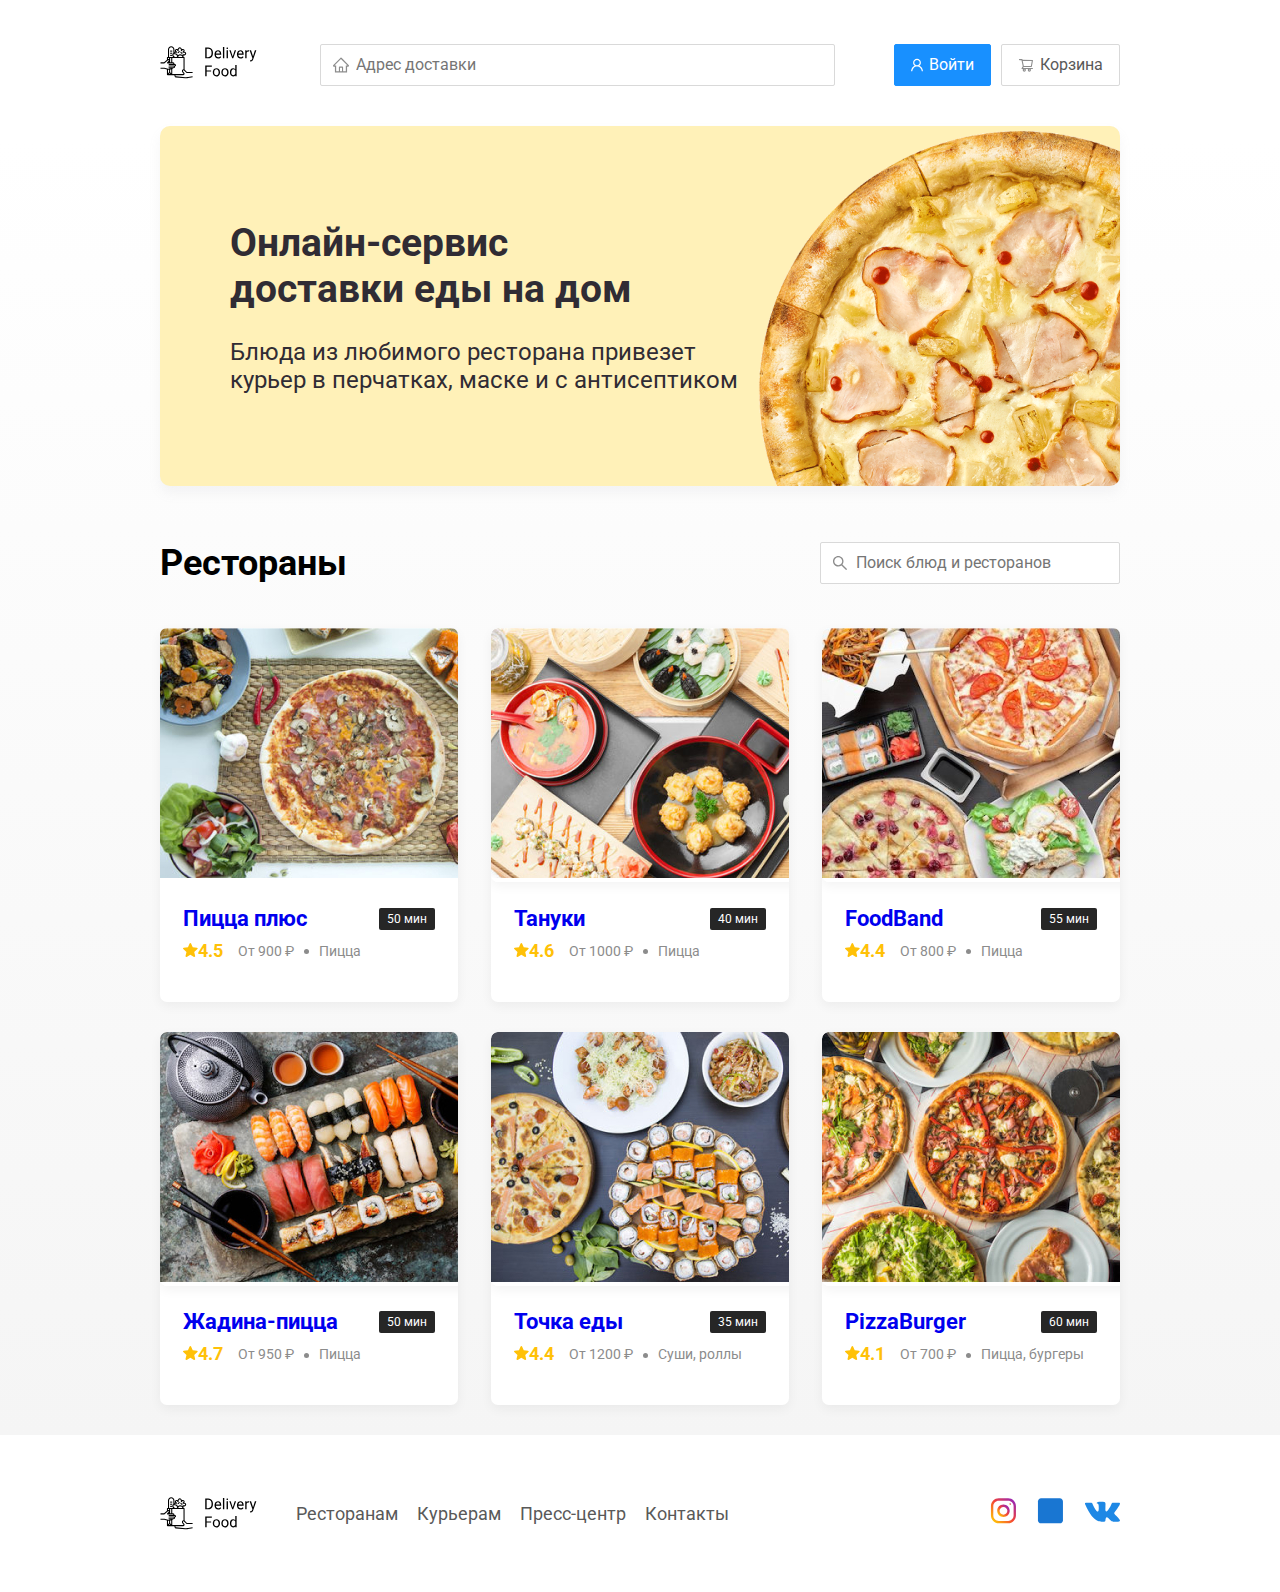
<file: Delivery/index.html>
<!DOCTYPE html>
<html lang="ru">
<head>
    <meta charset="UTF-8">
    <meta name="viewport" content="width=device-width, initial-scale=1.0">
    <link rel="stylesheet" href="css/style.css">
    <title>Delivery Food - доставка еды на дом по Киеву</title>
    <link
     href="https://fonts.googleapis.com/css?family=Roboto:400,700&display=swap&subset=cyrillic" 
     rel="stylesheet">
     <link rel="stylesheet" href="css\normalize.css">
    <meta name="description" content="Заказ еды с доставкой в Киеве на дом">
</head>
<body>
    <!-- Комментарий -->
<div class="container">
    <header class="header">
        <a href="index.html" class="logo">
        <img src="img\logo.svg" alt="logo" />
    </a>
        <input type="text" class="input input-address" placeholder="Адрес доставки">
        <div class="buttons">
            <button class="button button-primary">
                <img src="img/user.svg" alt="user" class="button-icon">
                <span class="button-text">Войти</span>
            </button>
            <button class="button">
                <img src="img/shopping-cart.svg" alt="shopping cart" class="button-icon">
                <span class="button-text">Корзина</span>
                </button>
        </div>
    </header>
</div>
<!-- /.cantainer  -->
<main class="main">
    <div class="container">
        <section class="promo">
            <h1 class="promo-title">Онлайн-сервис <br /> доставки еды на дом</h1>
            <p class="promo-text">
                Блюда из любимого ресторана привезет курьер в перчатках, маске и с антисептиком
            </p>
        </section>
    
    <section class="restaurants">
        <div class="section-heading">
            <h2 class="section-title">Рестораны</h2>
         <input type="text" class="input input-search" placeholder="Поиск блюд и ресторанов" />
        </div>
        <div class="cards">
            <a href="restraunt.html" class="card">
                <img src="img/image.jpg" alt="image" class="card-image" />
                <div class="card-text">
                    <div class="card-heading">
                        <h3 class="card-title">Пицца плюс</h3>
                        <span class="card-tag tag">50 мин</span>
                    </div>
                 <!-- /.card-heading -->
                <div class="card-info">
                    <div class="rating"><img src="img/rating.svg" alt="rating" class="rating-star"/>4.5</div>
                    <div class="price">От 900 ₽</div>
                    <div class="category">Пицца</div>
                </div>
                <!-- /.card-info -->
            </div>
            <!-- /.card-text -->
        </a>
        <!-- /.card -->
        <div class="card">
            <a href="restraunt.html" class="card">
                <img src="img/image2.jpg" alt="image" class="card-image" />
                <div class="card-text">
                <div class="card-heading">
                    <h3 class="card-title">Тануки</h3>
                    <span class="card-tag tag">40 мин</span>
                </div>
             <!-- /.card-heading -->
            <div class="card-info">
                <div class="rating"><img src="img/rating.svg" alt="rating" class="rating-star"/>4.6</div>
                <div class="price">От 1000 ₽</div>
                <div class="category">Пицца</div>
            </div>
            <!-- /.card-info -->
        </div>
        <!-- /.card-text -->
    </a>
    </div>
    <!-- /.card -->
        <div class="card">
            <a href="restraunt.html" class="card">
                <img src="img/image3.jpg" alt="image" class="card-image" />
                <div class="card-text">
                    <div class="card-heading">
                        <h3 class="card-title">FoodBand</h3>
                        <span class="card-tag tag">55 мин</span>
                    </div>
                 <!-- /.card-heading -->
                <div class="card-info">
                    <div class="rating"><img src="img/rating.svg" alt="rating" class="rating-star"/>4.4</div>
                    <div class="price">От 800 ₽</div>
                    <div class="category">Пицца</div>
                </div>
                <!-- /.card-info -->
            </div>
            <!-- /.card-text -->
        </a>
        </div>
        <!-- /.card -->
            <div class="card">
                <a href="restraunt.html" class="card">
                    <img src="img/image4.jpg" alt="image" class="card-image" />
                    <div class="card-text">
                    <div class="card-heading">
                        <h3 class="card-title">Жадина-пицца</h3>
                        <span class="card-tag tag">50 мин</span>
                    </div>
                 <!-- /.card-heading -->
                <div class="card-info">
                    <div class="rating"><img src="img/rating.svg" alt="rating" class="rating-star"/>4.7</div>
                    <div class="price">От 950 ₽</div>
                    <div class="category">Пицца</div>
                </div>
                <!-- /.card-info -->
            </div>
            <!-- /.card-text -->
        </a>
        </div>
        <!-- /.card -->
            <div class="card">
                <a href="restraunt.html" class="card">
                <img src="img/image5.jpg" alt="image" class="card-image" />
                <div class="card-text">
                    <div class="card-heading">
                        <h3 class="card-title">Точка еды</h3>
                        <span class="card-tag tag">35 мин</span>
                    </div>
                 <!-- /.card-heading -->
                <div class="card-info">
                    <div class="rating"><img src="img/rating.svg" alt="rating" class="rating-star"/>4.4</div>
                    <div class="price">От 1200 ₽</div>
                    <div class="category">Суши, роллы</div>
                </div>
                <!-- /.card-info -->
            </div>
            <!-- /.card-text -->
        </a>
        </div>
        <!-- /.card -->
            <div class="card">
                <a href="restraunt.html" class="card">
                    <img src="img/image6.jpg" alt="image" class="card-image" />
                    <div class="card-text">
                    <div class="card-heading">
                        <h3 class="card-title">PizzaBurger</h3>
                        <span class="card-tag tag">60 мин</span>
                    </div>
                 <!-- /.card-heading -->
                <div class="card-info">
                    <div class="rating"><img src="img/rating.svg" alt="rating" class="rating-star"/>4.1  </div>
                    <div class="price">От 700 ₽</div>
                    <div class="category">Пицца, бургеры</div>
                </div>
                <!-- /.card-info -->
            </div>
            <!-- /.card-text -->
        </a>
        </div>
        <!-- /.card -->
    </div>
    <!-- /.cards -->
    </section>
    </div>
</main>

<footer class="footer">
    <div class="container">
        <div class="footer-block">
            <img src="img/logo.svg" alt="logo" class="logo footer-logo" />
            <nav class="footer-nav">
                <a href="#" class="footer-link">Ресторанам</a>
                <a href="#" class="footer-link">Курьерам</a>
                <a href="#" class="footer-link">Пресс-центр</a>
                <a href="#" class="footer-link">Контакты</a>
            </nav>
            <div class="social-links">
                <a href="#" class="social-link"><img src="img/instagram.svg" alt="instagram" /></a>
                <a href="#" class="social-link"><img src="img/facebook.svg" alt="facebook" /></a>
                <a href="#" class="social-link"><img src="img/vk.svg" alt="vk" /></a>
            </div>
        </div>
    </div>
    
</footer>
</body>
</html>
</file>
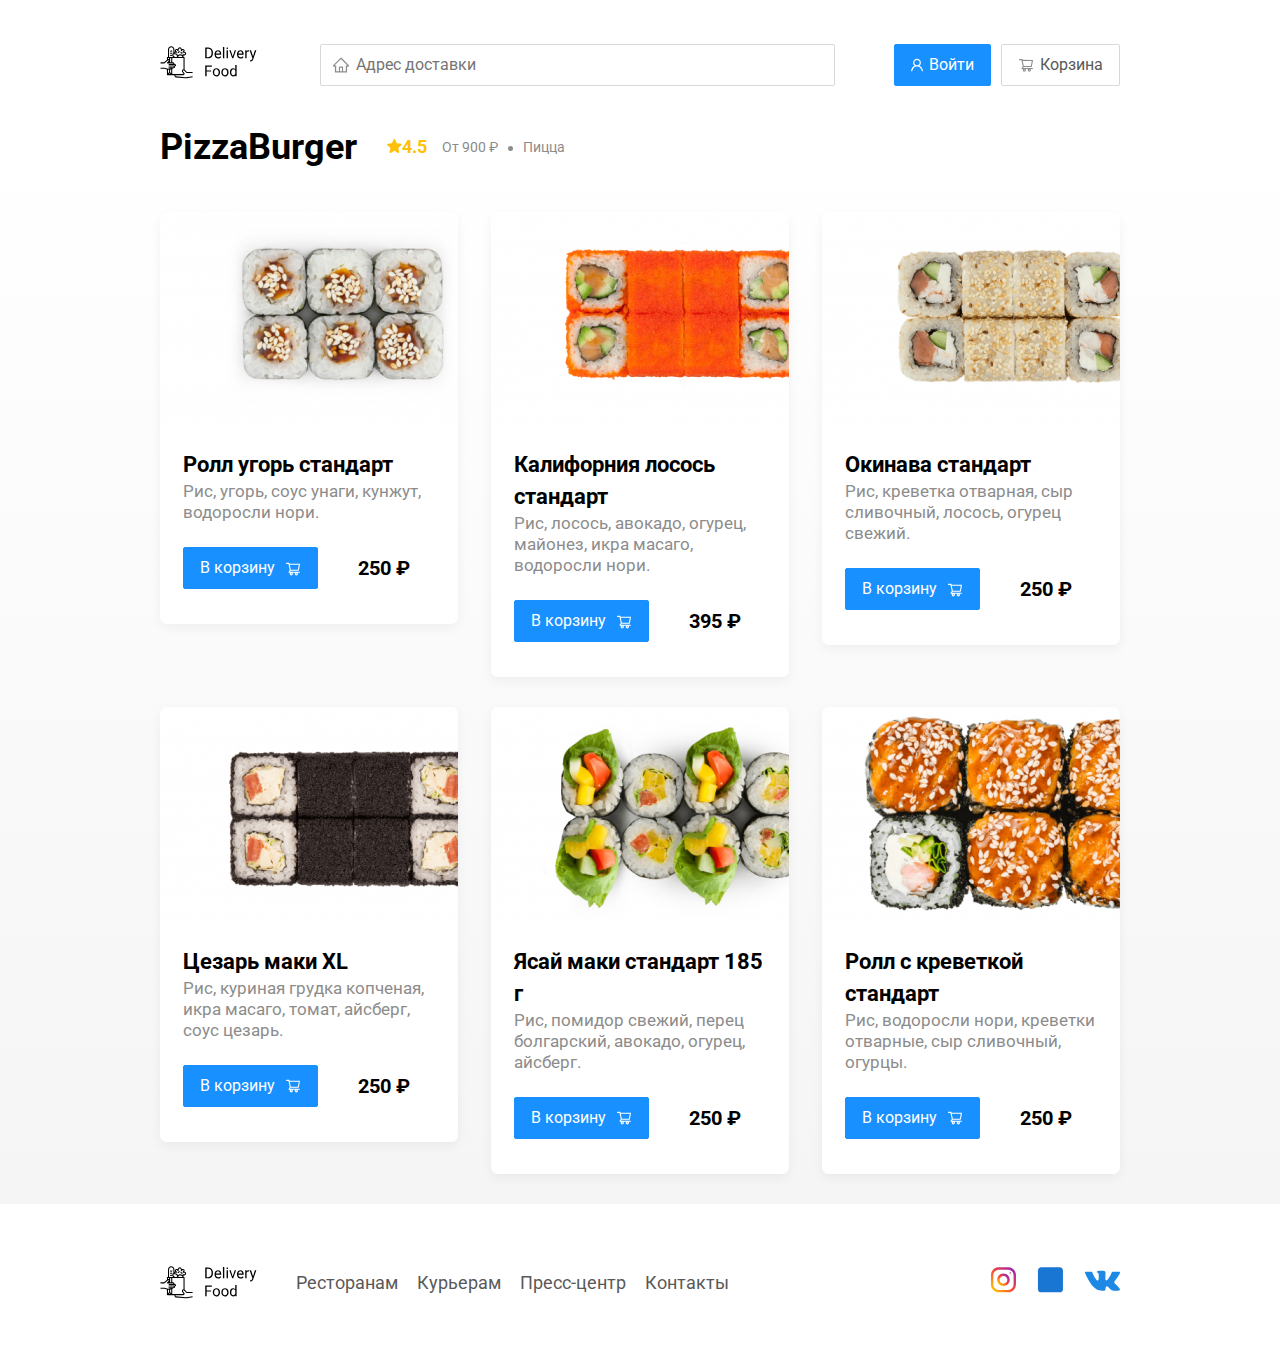
<file: Delivery/restraunt.html>
<!DOCTYPE html>
<html lang="ru">
<head>
    <meta charset="UTF-8">
    <meta name="viewport" content="width=device-width, initial-scale=1.0">
    <link rel="stylesheet" href="css/style.css">
    <title>PizzaBurger - доставка еды на дом</title>
    <link
     href="https://fonts.googleapis.com/css?family=Roboto:400,700&display=swap&subset=cyrillic" 
     rel="stylesheet">
     <link rel="stylesheet" href="css\normalize.css">
     <link rel="stylesheet" href="css\animate.css">
    <meta name="description" content="Заказ еды с доставкой в Киеве на дом">
</head>
<body>
    <!-- Комментарий -->
<div class="container">
    <header class="header">
        <a href="index.html" class="logo"> <img src="img\logo.svg" alt="Logo" /> </a>    
        <input type="text" class="input input-address" placeholder="Адрес доставки">
        <div class="buttons">
            <button class="button button-primary">
                <img src="img/user.svg" alt="user" class="button-icon">
                <span class="button-text">Войти</span>
            </button>
            <button class="button" id="cart-button">
                <img src="img/shopping-cart.svg" alt="shopping cart" class="button-icon">
                <span class="button-text">Корзина</span>
                </button>
        </div>
    </header>
</div>
<!-- /.cantainer  -->
<main class="main">
    <div class="container">
    <section class="restaurants">
        <div class="section-heading">
            <h2 class="section-title">PizzaBurger</h2>
            <div class="card-info">
                <div class="rating"><img src="img/rating.svg" alt="rating" class="rating-star"/>4.5</div>
                <div class="price">От 900 ₽</div>
                <div class="category">Пицца</div>
            </div>
            <!-- /.card-info -->
        </div>
        <div class="cards">
            <div class="card animated fadeInUp" data-wow-delay="0.2s">
                <img src="img/card1.jpg" alt="card1" class="card1-image" />
                <div class="card-text">
                    <div class="card-heading">
                        <h3 class="card-title card-title-reg">Ролл угорь стандарт</h3>
                    </div>
                 <!-- /.card-heading -->
                 <div class="card-info">
                    <div class="ingredients">Рис, угорь, соус унаги, кунжут, водоросли нори.</div>
                 </div>
                 <!-- /.card-info -->
                 <div class="card-buttons">
                     <button class="button button-primary">
                         <span class="button-card-text">В корзину</span>
                         <img 
                            src="img/shopping-cart-white.svg" 
                            alt="shopping-cart" 
                            class="button-card-image" />
                        
                     </button>
                     <strong class="card-price-bold">250 ₽</strong>
                 </div>
            </div>
            <!-- /.card-text -->
        </div>
        <!-- /.card -->
        <div class="card wow fadeInUp" data-wow-delay="0.4s">
            <img src="img/card2.jpg" alt="card2" class="card2-image" />
            <div class="card-text">
                <div class="card-heading">
                    <h3 class="card-title card-title-reg">Калифорния лосось стандарт</h3>
                </div>
             <!-- /.card-heading -->
             <div class="card-info">
                <div class="ingredients">Рис, лосось, авокадо, огурец, майонез, икра масаго, водоросли нори.</div>
             </div>
             <!-- /.card-info -->
             <div class="card-buttons">
                 <button class="button button-primary">
                     <span class="button-card-text">В корзину</span>
                     <img 
                        src="img/shopping-cart-white.svg" 
                        alt="shopping-cart" 
                        class="button-card-image" />
                    
                 </button>
                 <strong class="card-price-bold">395 ₽</strong>
             </div>
        </div>
        <!-- /.card-text -->
    </div>
    <!-- /.card -->
        <div class="card wow fadeInUp" data-wow-delay="0.6s">
                <img src="img/card3.jpg" alt="card3" class="card3-image" />
                <div class="card-text">
                    <div class="card-heading">
                        <h3 class="card-title card-title-reg">Окинава стандарт</h3>
                    </div>
                 <!-- /.card-heading -->
                 <div class="card-info">
                    <div class="ingredients"> Рис, креветка отварная, сыр сливочный, лосось, огурец свежий.</div>
                 </div>
                 <!-- /.card-info -->
                 <div class="card-buttons">
                     <button class="button button-primary">
                         <span class="button-card-text">В корзину</span>
                         <img 
                            src="img/shopping-cart-white.svg" 
                            alt="shopping-cart" 
                            class="button-card-image" />
                     </button>
                     <strong class="card-price-bold">250 ₽</strong>
                 </div>
            </div>
            <!-- /.card-text -->
        </div>
        <!-- /.card -->
        <div class="card wow fadeInUp" data-wow-delay="0.2s">
                <img src="img/card4.jpg" alt="card4" class="card4-image" />
                <div class="card-text">
                    <div class="card-heading">
                        <h3 class="card-title card-title-reg">Цезарь маки XL</h3>
                    </div>
                 <!-- /.card-heading -->
                 <div class="card-info">
                    <div class="ingredients">Рис, куриная грудка копченая, икра масаго, томат, айсберг, соус цезарь.</div>
                 </div>
                 <!-- /.card-info -->
                 <div class="card-buttons">
                     <button class="button button-primary">
                         <span class="button-card-text">В корзину</span>
                         <img 
                            src="img/shopping-cart-white.svg" 
                            alt="shopping-cart" 
                            class="button-card-image" />
                     </button>
                     <strong class="card-price-bold">250 ₽</strong>
                 </div>
            </div>
            <!-- /.card-text -->
        </div>
        <!-- /.card -->
        <div class="card wow fadeInUp" data-wow-delay="0.4s">
                <img src="img/card5.jpg" alt="card5" class="card5-image" />
                <div class="card-text">
                    <div class="card-heading">
                        <h3 class="card-title card-title-reg">Ясай маки стандарт 185 г</h3>
                    </div>
                 <!-- /.card-heading -->
                 <div class="card-info">
                    <div class="ingredients">Рис, помидор свежий, перец болгарский, авокадо, огурец, айсберг.</div>
                 </div>
                 <!-- /.card-info -->
                 <div class="card-buttons">
                     <button class="button button-primary">
                         <span class="button-card-text">В корзину</span>
                         <img 
                            src="img/shopping-cart-white.svg" 
                            alt="shopping-cart" 
                            class="button-card-image" />
                     </button>
                     <strong class="card-price-bold">250 ₽</strong>
                 </div>
            </div>
            <!-- /.card-text -->
        </div>
        <!-- /.card -->
        
        <div class="card wow fadeInUp" data-wow-delay="0.6s">
                <img src="img/card6.jpg" alt="card6" class="card6-image" />
                <div class="card-text">
                    <div class="card-heading">
                        <h3 class="card-title card-title-reg">Ролл с креветкой стандарт</h3>
                    </div>
                 <!-- /.card-heading -->
                 <div class="card-info">
                    <div class="ingredients">Рис, водоросли нори, креветки отварные, сыр сливочный, огурцы.</div>
                 </div>
                 <!-- /.card-info -->
                 <div class="card-buttons">
                     <button class="button button-primary">
                         <span class="button-card-text">В корзину</span>
                         <img 
                            src="img/shopping-cart-white.svg" 
                            alt="shopping-cart" 
                            class="button-card-image" />
                     </button>
                     <strong class="card-price-bold">250 ₽</strong>
                 </div>
            </div>
            <!-- /.card-text -->
        </div>
        <!-- /.card -->
    </div>
    <!-- /.cards -->
    </section>
    </div>
</main>
<footer class="footer">
    <div class="container">
        <div class="footer-block">
            <img src="img/logo.svg" alt="logo" class="logo footer-logo" />
            <nav class="footer-nav">
                <a href="#" class="footer-link">Ресторанам</a>
                <a href="#" class="footer-link">Курьерам</a>
                <a href="#" class="footer-link">Пресс-центр</a>
                <a href="#" class="footer-link">Контакты</a>
            </nav>
            <div class="social-links">
                <a href="#" class="social-link"><img src="img/instagram.svg" alt="instagram" /></a>
                <a href="#" class="social-link"><img src="img/facebook.svg" alt="facebook" /></a>
                <a href="#" class="social-link"><img src="img/vk.svg" alt="vk" /></a>
            </div>
        </div>
    </div>
</footer>

    <div class="modal">
        <div class="modal-dialog">
            <div class="modal-header">
                <h3 class="modal-title">Корзина</h3>
                <button class="close">&times;</button>
            </div>
            <!-- /.modal-header -->
            <div class="modal-body">
                <div class="food-row">
                    <span class="food-name">Ролл угорь стандарт</span>
                    <strong class="food-price">250 ₽</strong>
                    <div class="food-counter">
                        <button class="counter-button">-</button>
                        <span class="counter">1</span>
                        <button class="counter-button">+</button>
                    </div>
                </div>
                <!-- /.foods-row -->
                <div class="food-row">
                    <span class="food-name">Ролл угорь стандарт</span>
                    <strong class="food-price">250 ₽</strong>
                    <div class="food-counter">
                        <button class="counter-button">-</button>
                        <span class="counter">1</span>
                        <button class="counter-button">+</button>
                    </div>
                </div>
                <!-- /.foods-row -->
                <div class="food-row">
                    <span class="food-name">Ролл угорь стандарт</span>
                    <strong class="food-price">250 ₽</strong>
                    <div class="food-counter">
                        <button class="counter-button">-</button>
                        <span class="counter">1</span>
                        <button class="counter-button">+</button>
                    </div>
                </div>
                <!-- /.foods-row -->
                <div class="food-row">
                    <span class="food-name">Ролл угорь стандарт</span>
                    <strong class="food-price">250 ₽</strong>
                    <div class="food-counter">
                        <button class="counter-button">-</button>
                        <span class="counter">1</span>
                        <button class="counter-button">+</button>
                    </div>
                </div>
                <!-- /.foods-row -->
            </div>
            <!-- /.modal-body -->
            <div class="modal-footer">
                <span class="modal-pricetag">1250 ₽</span>
                <div class="footer-buttons">
                    <button class="button button-primary">Оформить заказ</button>
                    <button class="button">Отмена</button>
                </div>
            </div>
        </div>
        <!-- /.modal-dialog -->
    </div>
    <script src="js/wow.min.js"></script>
    <script src="js/main.js"></script>
</body>
</html>
</file>
<file: Delivery/css/style.css>
* {  
    box-sizing: border-box;
}
body {
    font-family: 'Roboto', sans-serif;
    padding-top: 44px;
}
.container {
    max-width: 1200px;
    margin: auto;
}
.header {
    display: flex; /* элементы выстроились в линию */
    align-items: center; /* элементы по центру относительно друг другу */ 
    justify-content: space-between; /* распределение равномерно элементов с равным растоянием */  
    margin-bottom: 40px;
}
.input {
    background: #FFFFFF;
    border: 1px solid #D9D9D9;
    border-radius: 2px;
    font-size: 16px;
    line-height: 24px;
    padding: 8px;
    padding-left: 35px;
    background-repeat: no-repeat;
    background-position: left 11px center; 
}
.input-address {
    flex: 0.8;
    background-image: url(../img/home.svg);
}
.input-search {
    background-image: url(../img/search.svg);  
    width: 300px;
    margin-left: auto;
}
.buttons {
display: flex;
align-items: center;
}
.button {
    display: flex;
    align-items: center;
    padding: 8px 16px;
    background: #FFFFFF;
    border: 1px solid #D9D9D9;
    box-sizing: border-box;
    box-shadow: 0px 0px 2px rgba(0, 0, 0, 0.0015);
    border-radius: 2px;
    color: #595959;
    font-size: 16px;
    line-height: 24px;
}
.button-primary {
    background: #1890FF;
    border: 1px solid #1890FF;
    color: #FFFFFF;
    margin-right: 10px;
}
.button-icon {
    margin-right: 6px;
}
.button-card-text {
    margin-right: 10px;
}
.promo {
    box-shadow: 0px 7px 12px rgba(158, 158, 163, 0.1);
    background:#FFF1B8 url(../img/promo-image.png) no-repeat top -50px right -200px / 850px; 
    border-radius: 10px;
    padding: 68px 70px;
    margin-bottom: 56px;
}
.promo-title {
    font-style: normal;
    font-weight: bold;
    font-size: 39px;
    line-height: 46px;
    color: #302C34;
}
.promo-text {
    font-style: normal;
    font-weight: normal;
    font-size: 24px;
    line-height: 28px;
    color: #302C34;
    max-width: 538px;
}
.main {
    background: linear-gradient(180deg, rgba(245, 245, 245, 0) 1.04%, #F5F5F5 100%);
}
.section-heading {
    display: flex;
    align-items: center;
    margin-bottom: 44px;
}
.section-title {
    font-style: normal;
    font-weight: bold;
    font-size: 36px;
    line-height: 42px;
    margin: 0;
    color: #000000;
    margin-right: 30px;
}
.cards {
    display: flex;
    align-items: flex-start;
    justify-content: space-between;
    flex-wrap: wrap;
}
.card {
    background: #FFFFFF;
    box-shadow: 0px 4px 12px rgba(0, 0, 0, 0.05);
    border-radius: 7px; 
    overflow: hidden;
    margin-bottom: 30px;
    flex-basis: 31%;
    text-decoration: none;
}
.card-image {
    width: 384px;
    height: 250px;
    object-fit: cover;
}
.card-text{
    padding-top: 20px;
    padding-bottom: 35px;
    padding-left: 23px;
    padding-right: 23px;
}
.card-heading {
    display: flex;
    align-items: center;
    justify-content: space-between;
}
.card-title {
    margin: 0;
    font-style: normal;
    font-weight: bold;
    font-size: 22px;
    line-height: 32px;
}
.card-title-reg {
    font-style: 400;
}
.card-tag {
    font-style: normal;
    font-weight: normal;
    font-size: 12px;
    line-height: 20px;
    color: #FFFFFF;
    background: #262626;
    border-radius: 2px;
    padding: 1px 8px;
}
.card-info {
    display: flex;
    align-items: center;
    flex-wrap: wrap;
}
.card-buttons {
    display: flex;
    align-items: center;
    margin-top: 24px;
}
.card-price-bold {
    font-weight: bold;
    font-size: 20px;
    line-height: 32px;
    margin-left: 30px; 
}
.rating {
    margin-right: 26px;
    color: #FFC107;
    font-weight: bold;
    font-size: 18px;
    line-height: 32px;
}
.price,
.category {
    color: #8C8C8C;
    font-size: 18px;
    line-height: 32px;
}
.price {
    margin-right: 10px;
}
.ingredients {
    color: #8C8C8C;
    font-size: 17px;
    line-height: 21px;
}
.category {
    text-overflow: ellipsis;
    overflow: hidden;
    white-space: nowrap;
    max-width: 150px;
}
.price:after {
    content: "";
    width: 5px;
    height: 5px;
    background-color: #8C8C8C;
    display: inline-block;
    vertical-align: middle;
    border-radius: 50%;
    margin-left: 10px;
}
.footer {
    padding: 60px 0;
}
.footer-block {
    display: flex;
    align-items: center;
    justify-content: space-between;
}
.footer-nav {
    margin-left: 35px;
    margin-right: auto;
}
.footer-link {
    display: inline-block;
    color: #595959;
    font-style: normal;
    font-weight: normal;
    font-size: 18px;
    line-height: 21px;
    text-decoration: none;
}
.footer-link:not(:last-child) {
    margin-right: 15px;
}
.social-links {
    display: flex;
    align-items: center;
}
.social-link:not(:last-child) {
    margin-right: 21px;
}

.modal {
    position: fixed;
    left: 0;
    top: 0; 
    width: 100%;
    height: 100%;
    background: rgba(0, 0, 0, 0.4);
    display: none;
}
.is-open {
    display: flex;
}
.modal-dialog {
    max-width: 780px;
    width: 95%;
    background: #FFFFFF;
    border-radius: 5px;
    margin: auto;
    padding: 40px 45px;
}
.modal-header {
    display: flex;
    align-items: center;
    justify-content: space-between;
    margin-bottom: 45px;
}
.modal-title {
    margin: 0;
    font-weight: bold;
    font-size: 36px;
    line-height: 42px;
}
.close {
    font-size: 36px;
    border: none;
    background-color: transparent;
}
.modal-body {
    margin-bottom: 52px;
}
.food-row {
    display: flex;
    align-items: start;
    justify-content: space-between;
    padding-bottom: 8px;
    border-bottom: 1px solid #D9D9D9;
    margin-bottom: 15px;
}
.food-price {
    margin-left: auto;
    margin-right: 47px;
    font-weight: bold;
    font-size: 20px;
    line-height: 32px;
}
.food-counter {
    display: flex;
    align-items: center;
}
.counter-button {
    display: flex;
    align-items: center;
    justify-content: center;
    width: 39px;
    height: 32px;
    background: #FFFFFF;
    border: 1px solid #40A9FF;
    box-sizing: border-box;
    border-radius: 2px;
    font-weight: normal;
    font-size: 14px;
    line-height: 22px;
    color: #40A9FF;
}
.counter {
    font-size: 16px;
    line-height: 24px;
    margin-left: 10px;
    margin-right: 10px;
}
.food-name {
    font-weight: normal;
    font-size: 18px;
    line-height: 32px;
}
.modal-footer {
    display: flex;
    align-items: center;
    justify-content: space-between;
}
.footer-buttons {
    display: flex;
    align-items: center;
}
.modal-pricetag {
    background: #262626;
    border-radius: 5px;
    color: #FFFFFF;
    padding: 15px 20px;
    font-size: 20px;
    line-height: 23px;
}
@media (max-width: 1366px) {
.container {
    max-width: 960px;
}   
.promo {
    background-position: top right -300px;
    background-size: 800px;
}
.rating {
    margin-right: 15px;
}
.category, 
.price {
    font-size: 14px;
}
} 
@media (max-width: 992px) {
    .container {
        max-width: 750px;
    } 
    .promo {
        padding: 50px;
        background-size: 450px;
        background-position: center right -110px;
    }
    .promo-text {
        font-size: 18px;
        max-width: 400px;
    }
    .card {
        flex-basis: 49%;
    }
    .footer-link {
        font-size: 16px;
    }
@media (max-width: 768px) {
    .container {
        max-width: 560px;
    }
    .card-info {
        flex-wrap: wrap;
    }
    .card.rating {
        flex-basis: 100%;
    }
    .card-title {
        font-size: 18px;
    }
    .promo {
        background-size: 300px;
        background-position: button 50px right -200px;
    }
    .promo-title {
        font-size: 24px;
        line-height: 1.4;
    }
    .promo-text {
      margin-top: 0;  
    }
}
@media (max-width: 578px) {
    .container {
        width: 90%;
    }
    .header {
        flex-wrap: wrap;
    }
    .input-address {
        margin-top: 15px;
        order: 5;
        flex: 1;
    }
    .promo {
        background-image: none;
    }
    .promo-title {
        margin-bottom: 10px;
    }
    .section-title {
        font-size: 20px;
    }
    .card {
        flex-basis: 100%;
    }
    .card-image {
        width: 100%;
    }
    .footer {
        padding: 30px 0;
    }
    .footer-block {
        align-items: flex-start;
    }
    .footer-nav {
        margin-left: 0;
        margin-right: 0;
        order: 0;
        display: flex;
        flex-direction: column;
    }
    .footer-logo {
        margin-right: 15px;
        order: 1;
    }
    .social-links {
        order: 2;
    }
}
@media (max-width: 480px) {
    .button-text {
        display: none;
    }
    .button-icon {
        margin: 0;
    }
    .button {
       min-height: 40px; 
    }
    .promo {
        padding: 20px;
    }
    .section-heading {
        flex-wrap: wrap;
    }
    .footer-block {
        flex-wrap: wrap;
        flex-direction: column;
        align-items: center;
    }
    .footer-logo {
        order: 0;
        margin-bottom: 20px;
    }
    .footer-nav {
        margin-bottom: 20px;
        text-align: center;
    }
    .footer-link:not(:last-child) {
        margin-right: 0;
    }
}   
}
</file>
